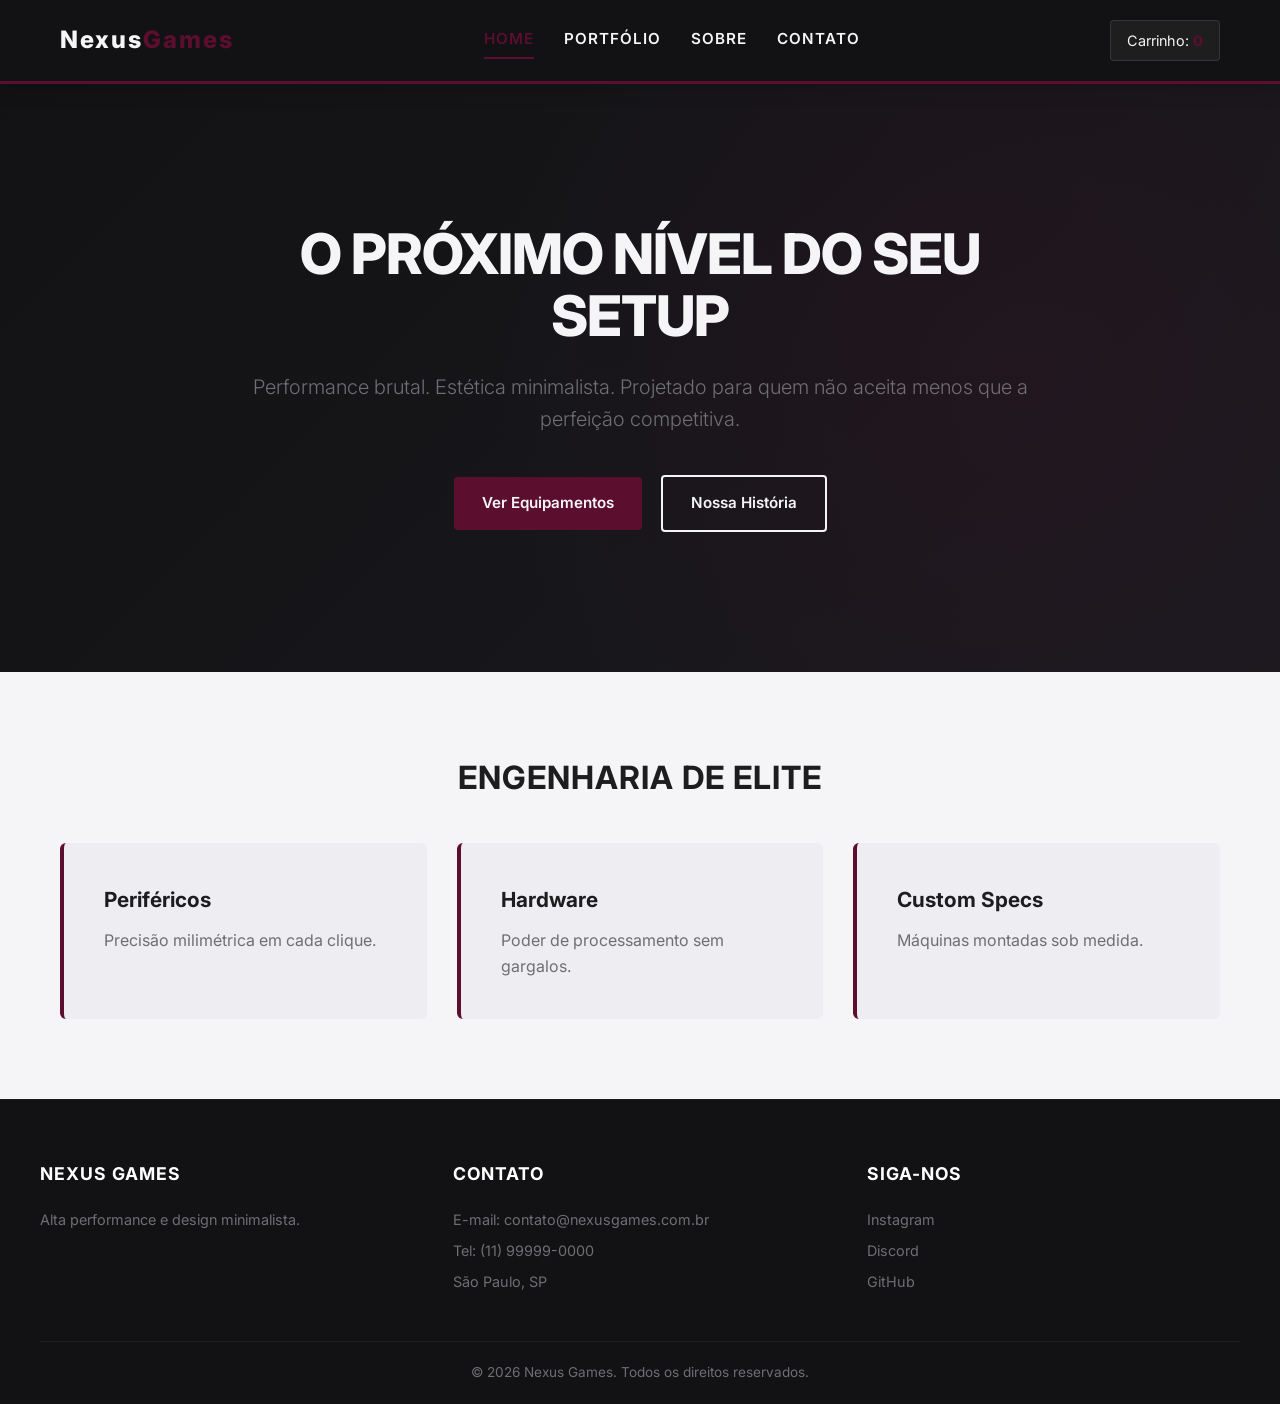
<file: index.html>
<!DOCTYPE html>
<html lang="pt-BR">
<head>
    <meta charset="UTF-8">
    <meta name="viewport" content="width=device-width, initial-scale=1.0">
    <title>Nexus Games | Home</title>
    <link rel="stylesheet" href="src/css/style.css">
    <link rel="preconnect" href="https://fonts.googleapis.com">
    <link rel="preconnect" href="https://fonts.gstatic.com" crossorigin>
    <link href="https://fonts.googleapis.com/css2?family=Inter:wght@300;400;600;800&display=swap" rel="stylesheet">
</head>
<body>

    <header class="main-header">
        <div class="header-container">
            <a href="index.html" class="logo">Nexus<span>Games</span></a>
            <nav class="nav-menu">
                <a href="index.html" class="active">Home</a>
                <a href="src/pages/portifolio.html">Portfólio</a>
                <a href="src/pages/sobre.html">Sobre</a>
                <a href="src/pages/contato.html">Contato</a>
            </nav>
            <div class="cart-status">
                Carrinho: <span id="cart-count">0</span>
            </div>
        </div>
    </header>

    <main>
        <section class="hero-section">
            <div class="hero-content">
                <h1>O PRÓXIMO NÍVEL DO SEU SETUP</h1>
                <p>Performance brutal. Estética minimalista. Projetado para quem não aceita menos que a perfeição competitiva.</p>
                <div class="hero-actions">
                    <a href="src/pages/portifolio.html" class="btn btn-primary">Ver Equipamentos</a>
                    <a href="src/pages/sobre.html" class="btn btn-secondary">Nossa História</a>
                </div>
            </div>
        </section>

        <section class="featured-categories">
            <h2>Engenharia de Elite</h2>
            <div class="categories-grid">
                <div class="category-card">
                    <h3>Periféricos</h3>
                    <p>Precisão milimétrica em cada clique.</p>
                </div>
                <div class="category-card">
                    <h3>Hardware</h3>
                    <p>Poder de processamento sem gargalos.</p>
                </div>
                <div class="category-card">
                    <h3>Custom Specs</h3>
                    <p>Máquinas montadas sob medida.</p>
                </div>
            </div>
        </section>
    </main>

    <footer class="main-footer">
        <div class="footer-container">
            <div class="footer-info">
                <h4>Nexus Games</h4>
                <p>Alta performance e design minimalista.</p>
            </div>
            <div class="footer-contact">
                <h4>Contato</h4>
                <p>E-mail: contato@nexusgames.com.br</p>
                <p>Tel: (11) 99999-0000</p>
                <p>São Paulo, SP</p>
            </div>
            <div class="footer-socials">
                <h4>Siga-nos</h4>
                <div class="social-links">
                    <a href="#">Instagram</a>
                    <a href="#">Discord</a>
                    <a href="#">GitHub</a>
                </div>
            </div>
        </div>
        <div class="footer-bottom">
            <p>&copy; <span id="current-year"></span> Nexus Games. Todos os direitos reservados.</p>
        </div>
    </footer>

    
    <script src="src/js/script.js"></script>
</body>
</html>
</file>
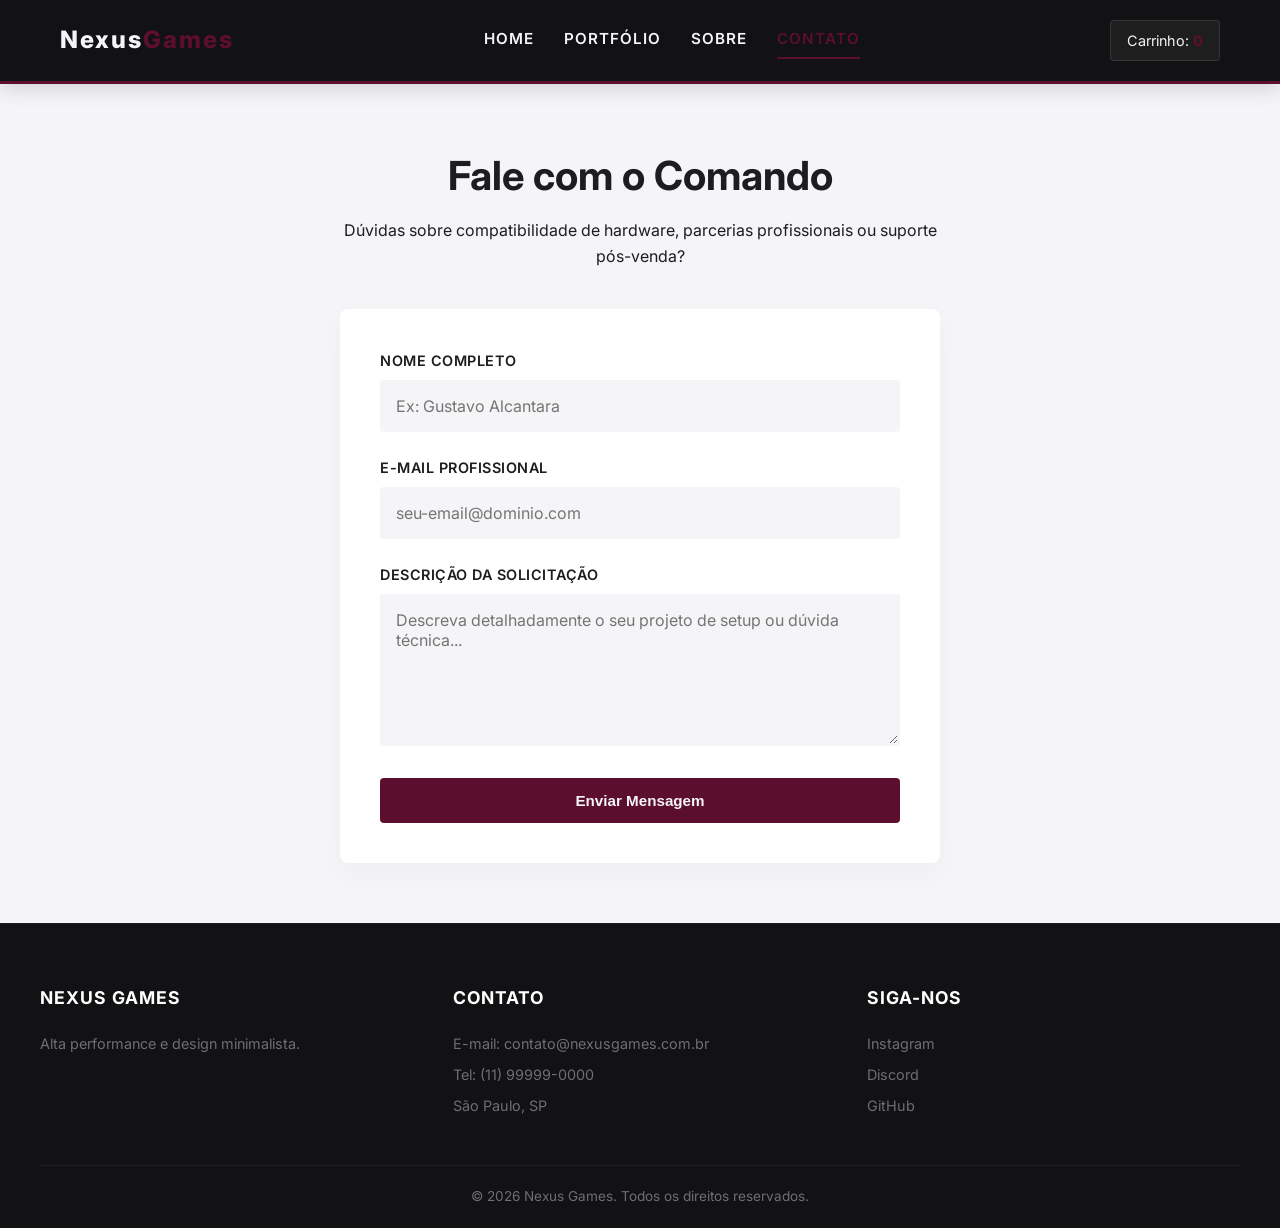
<file: src/pages/contato.html>
<!DOCTYPE html>
<html lang="pt-BR">
<head>
    <meta charset="UTF-8">
    <meta name="viewport" content="width=device-width, initial-scale=1.0">
    <title>Nexus Games | Contato</title>
    <link rel="stylesheet" href="../css/style.css">
    <link rel="preconnect" href="https://fonts.googleapis.com">
    <link rel="preconnect" href="https://fonts.gstatic.com" crossorigin>
    <link href="https://fonts.googleapis.com/css2?family=Inter:wght@300;400;600;800&display=swap" rel="stylesheet">
</head>
<body>

    <header class="main-header">
        <div class="header-container">
            <a href="../../index.html" class="logo">Nexus<span>Games</span></a>
            <nav class="nav-menu">
                <a href="../../index.html">Home</a>
                <a href="portifolio.html">Portfólio</a>
                <a href="sobre.html">Sobre</a>
                <a href="contato.html" class="active">Contato</a>
            </nav>
            <div class="cart-status">
                Carrinho: <span id="cart-count">0</span>
            </div>
        </div>
    </header>

    <main class="container page-padding">
        <section class="contact-wrapper">
            <div class="contact-header">
                <h1>Fale com o Comando</h1>
                <p>Dúvidas sobre compatibilidade de hardware, parcerias profissionais ou suporte pós-venda?</p>
            </div>

            <form id="gamer-contact-form" class="contact-form">
                <div class="form-group">
                    <label for="nome">Nome Completo</label>
                    <input type="text" id="nome" name="nome" placeholder="Ex: Gustavo Alcantara" required>
                </div>

                <div class="form-group">
                    <label for="email">E-mail Profissional</label>
                    <input type="email" id="email" name="email" placeholder="seu-email@dominio.com" required>
                </div>

                <div class="form-group">
                    <label for="descricao">Descrição da Solicitação</label>
                    <textarea id="descricao" name="descricao" rows="6" placeholder="Descreva detalhadamente o seu projeto de setup ou dúvida técnica..." required></textarea>
                </div>

                <button type="submit" class="btn btn-primary btn-block">Enviar Mensagem</button>
                <div id="form-feedback" class="form-feedback hidden"></div>
            </form>
        </section>
    </main>

    <footer class="main-footer">
        <div class="footer-container">
            <div class="footer-info">
                <h4>Nexus Games</h4>
                <p>Alta performance e design minimalista.</p>
            </div>
            <div class="footer-contact">
                <h4>Contato</h4>
                <p>E-mail: contato@nexusgames.com.br</p>
                <p>Tel: (11) 99999-0000</p>
                <p>São Paulo, SP</p>
            </div>
            <div class="footer-socials">
                <h4>Siga-nos</h4>
                <div class="social-links">
                    <a href="#">Instagram</a>
                    <a href="#">Discord</a>
                    <a href="#">GitHub</a>
                </div>
            </div>
        </div>
        <div class="footer-bottom">
            <p>&copy; <span id="current-year"></span> Nexus Games. Todos os direitos reservados.</p>
        </div>
    </footer>

    <script src="../js/script.js"></script>
</body>
</html>
</file>
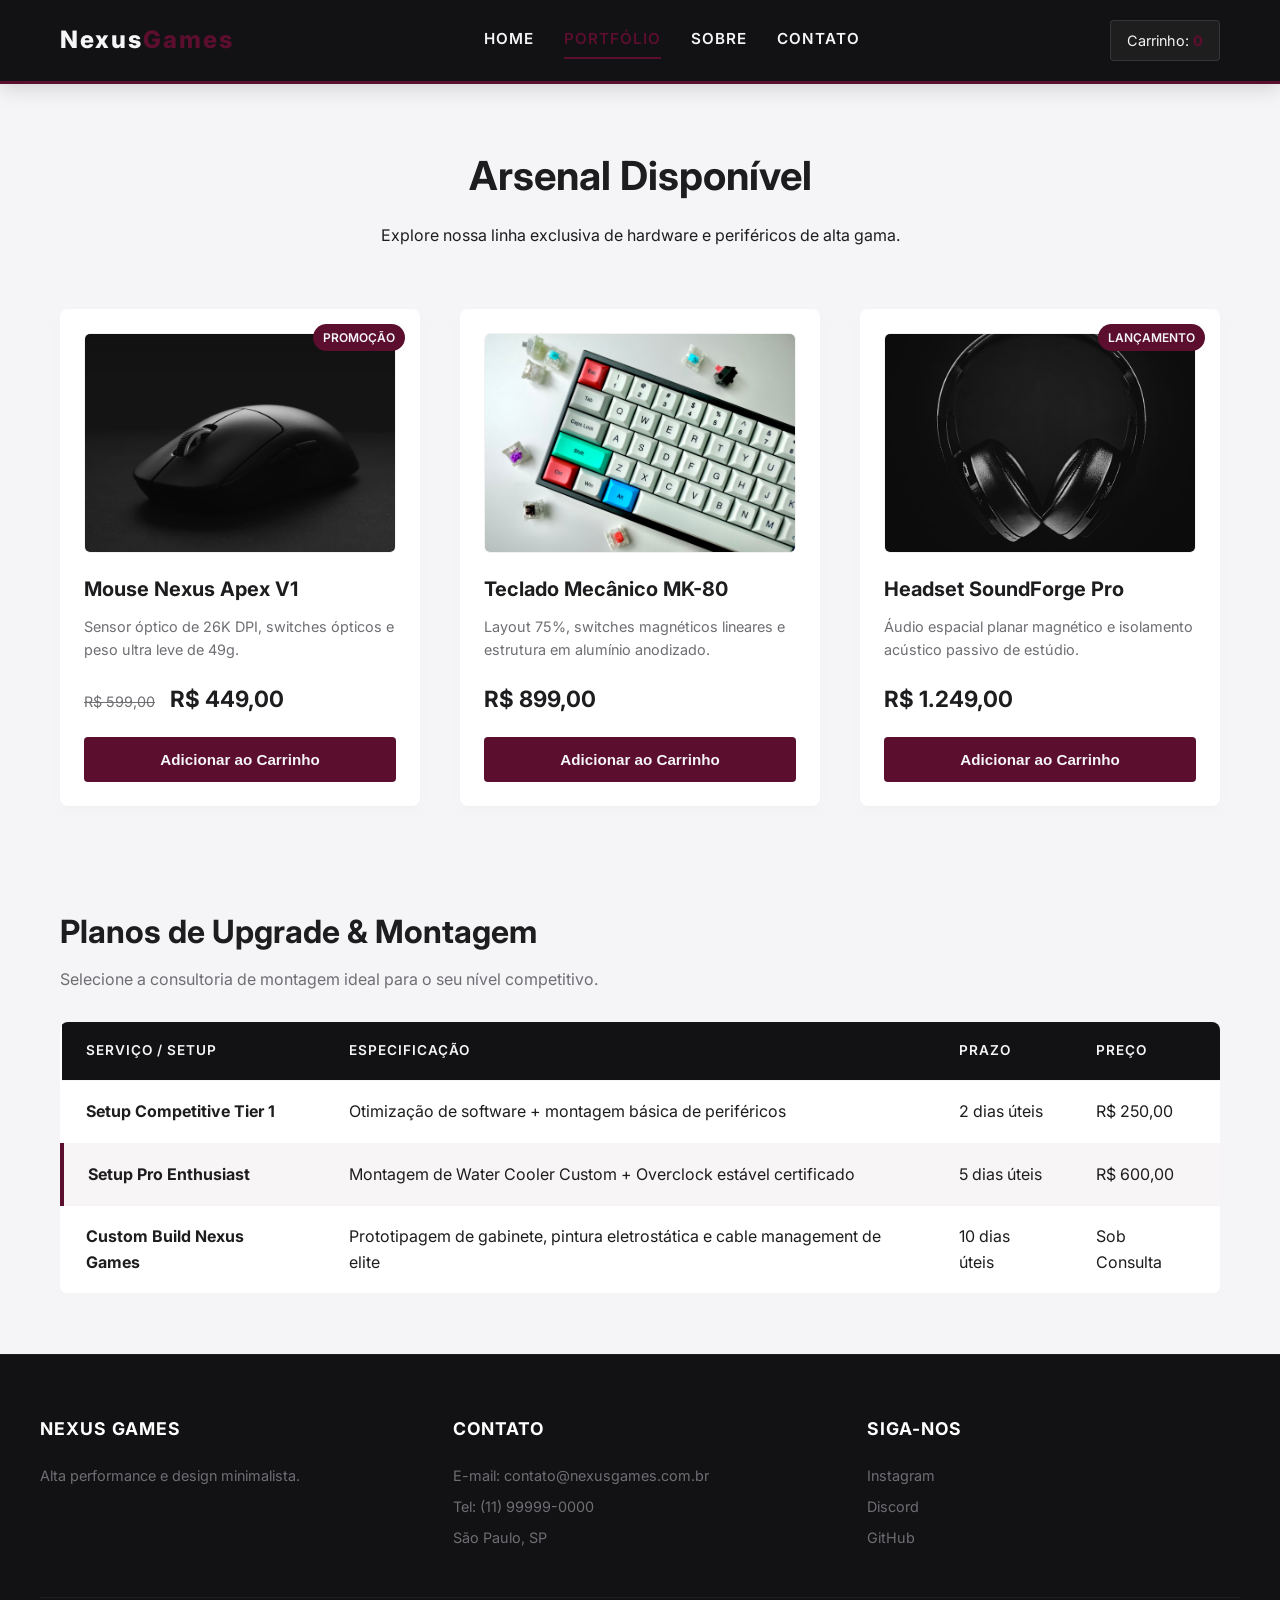
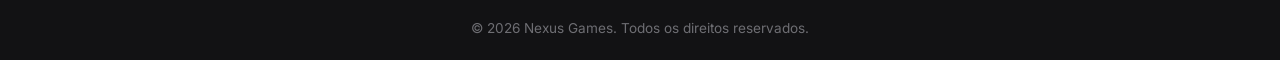
<file: src/pages/portifolio.html>
<!DOCTYPE html>
<html lang="pt-BR">
<head>
    <meta charset="UTF-8">
    <meta name="viewport" content="width=device-width, initial-scale=1.0">
    <title>Nexus Games | Portfólio</title>
    <link rel="stylesheet" href="../css/style.css">
    <link rel="preconnect" href="https://fonts.googleapis.com">
    <link rel="preconnect" href="https://fonts.gstatic.com" crossorigin>
    <link href="https://fonts.googleapis.com/css2?family=Inter:wght@300;400;600;800&display=swap" rel="stylesheet">
</head>
<body>
    <header class="main-header">
        <div class="header-container">
            <a href="../../index.html" class="logo">Nexus<span>Games</span></a>
            <nav class="nav-menu">
                <a href="../../index.html">Home</a>
                <a href="portifolio.html" class="active">Portfólio</a>
                <a href="sobre.html">Sobre</a>
                <a href="contato.html">Contato</a>
            </nav>
            <div class="cart-status">
                Carrinho: <span id="cart-count">0</span>
            </div>
        </div>
    </header>

    <main class="container page-padding">
        <section class="portfolio-intro">
            <h1>Arsenal Disponível</h1>
            <p>Explore nossa linha exclusiva de hardware e periféricos de alta gama.</p>
        </section>

        <section class="products-grid">
    
    <div class="product-card">
        <div class="product-badge">Promoção</div>
        <img src="../assets/mousegamer.avif" alt="Mouse Gamer" class="product-image">
        <h3>Mouse Nexus Apex V1</h3>
        <p class="product-desc">Sensor óptico de 26K DPI, switches ópticos e peso ultra leve de 49g.</p>
        <p class="price"><span class="old-price">R$ 599,00</span> R$ 449,00</p>
        <button class="btn btn-primary add-to-cart-btn">Adicionar ao Carrinho</button>
    </div>

    <div class="product-card">
        <img src="../assets/teclado.avif" alt="Teclado Mecânico" class="product-image">
        <h3>Teclado Mecânico MK-80</h3>
        <p class="product-desc">Layout 75%, switches magnéticos lineares e estrutura em alumínio anodizado.</p>
        <p class="price">R$ 899,00</p>
        <button class="btn btn-primary add-to-cart-btn">Adicionar ao Carrinho</button>
    </div>

    <div class="product-card">
        <div class="product-badge">Lançamento</div>
        <img src="../assets/headset.avif" alt="Headset" class="product-image">
        <h3>Headset SoundForge Pro</h3>
        <p class="product-desc">Áudio espacial planar magnético e isolamento acústico passivo de estúdio.</p>
        <p class="price">R$ 1.249,00</p>
        <button class="btn btn-primary add-to-cart-btn">Adicionar ao Carrinho</button>
    </div>
    
</section>

        <section class="pricing-table-section">
            <h2>Planos de Upgrade & Montagem</h2>
            <p>Selecione a consultoria de montagem ideal para o seu nível competitivo.</p>
            
            <div class="table-responsive">
                <table class="pricing-table">
                    <thead>
                        <tr>
                            <th>Serviço / Setup</th>
                            <th>Especificação</th>
                            <th>Prazo</th>
                            <th>Preço</th>
                        </tr>
                    </thead>
                    <tbody>
                        <tr>
                            <td><strong>Setup Competitive Tier 1</strong></td>
                            <td>Otimização de software + montagem básica de periféricos</td>
                            <td>2 dias úteis</td>
                            <td>R$ 250,00</td>
                        </tr>
                        <tr class="highlight-row">
                            <td><strong>Setup Pro Enthusiast</strong></td>
                            <td>Montagem de Water Cooler Custom + Overclock estável certificado</td>
                            <td>5 dias úteis</td>
                            <td>R$ 600,00</td>
                        </tr>
                        <tr>
                            <td><strong>Custom Build Nexus Games</strong></td>
                            <td>Prototipagem de gabinete, pintura eletrostática e cable management de elite</td>
                            <td>10 dias úteis</td>
                            <td>Sob Consulta</td>
                        </tr>
                    </tbody>
                </table>
            </div>
        </section>
    </main>
    <footer class="main-footer">
        <div class="footer-container">
            <div class="footer-info">
                <h4>Nexus Games</h4>
                <p>Alta performance e design minimalista.</p>
            </div>
            <div class="footer-contact">
                <h4>Contato</h4>
                <p>E-mail: contato@nexusgames.com.br</p>
                <p>Tel: (11) 99999-0000</p>
                <p>São Paulo, SP</p>
            </div>
            <div class="footer-socials">
                <h4>Siga-nos</h4>
                <div class="social-links">
                    <a href="#">Instagram</a>
                    <a href="#">Discord</a>
                    <a href="#">GitHub</a>
                </div>
            </div>
        </div>
        <div class="footer-bottom">
            <p>&copy; <span id="current-year"></span> Nexus Games. Todos os direitos reservados.</p>
        </div>
    </footer>

    

    <script src="../js/script.js"></script>
</body>
</html>
</file>
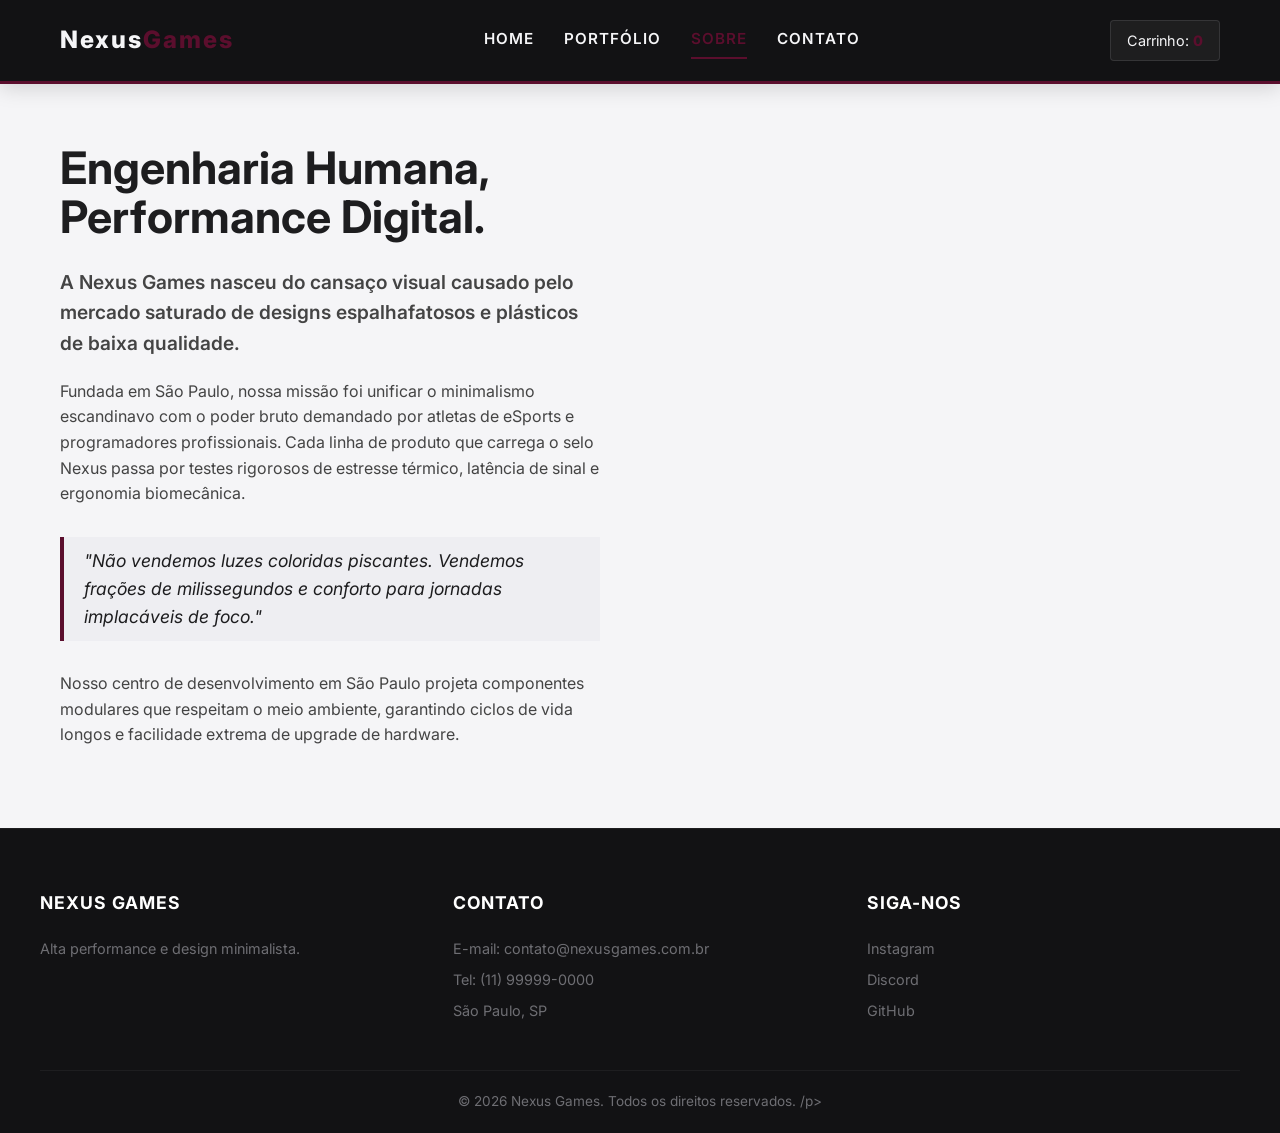
<file: src/pages/sobre.html>
<!DOCTYPE html>
<html lang="pt-BR">
<head>
    <meta charset="UTF-8">
    <meta name="viewport" content="width=device-width, initial-scale=1.0">
    <title>Nexus Games | Sobre Nós</title>
    <link rel="stylesheet" href="../css/style.css">
    <link rel="preconnect" href="https://fonts.googleapis.com">
    <link rel="preconnect" href="https://fonts.gstatic.com" crossorigin>
    <link href="https://fonts.googleapis.com/css2?family=Inter:wght@300;400;600;800&display=swap" rel="stylesheet">
</head>
<body>

    <header class="main-header">
        <div class="header-container">
            <a href="../../index.html" class="logo">Nexus<span>Games</span></a>
            <nav class="nav-menu">
                <a href="../../index.html">Home</a>
                <a href="portifolio.html">Portfólio</a>
                <a href="sobre.html" class="active">Sobre</a>
                <a href="contato.html">Contato</a>
            </nav>
            <div class="cart-status">
                Carrinho: <span id="cart-count">0</span>
            </div>
        </div>
    </header>

    <main class="container page-padding">
        <section class="about-section">
            <div class="about-text">
                <h1>Engenharia Humana, Performance Digital.</h1>
                <p class="lead">A Nexus Games nasceu do cansaço visual causado pelo mercado saturado de designs espalhafatosos e plásticos de baixa qualidade.</p>
                <p>Fundada em São Paulo, nossa missão foi unificar o minimalismo escandinavo com o poder bruto demandado por atletas de eSports e programadores profissionais. Cada linha de produto que carrega o selo Nexus passa por testes rigorosos de estresse térmico, latência de sinal e ergonomia biomecânica.</p>
                <blockquote>
                    "Não vendemos luzes coloridas piscantes. Vendemos frações de milissegundos e conforto para jornadas implacáveis de foco."
                </blockquote>
                <p>Nosso centro de desenvolvimento em São Paulo projeta componentes modulares que respeitam o meio ambiente, garantindo ciclos de vida longos e facilidade extrema de upgrade de hardware.</p>
            </div>
        </section>
    </main>

    <footer class="main-footer">
        <div class="footer-container">
            <div class="footer-info">
                <h4>Nexus Games</h4>
                <p>Alta performance e design minimalista.</p>
            </div>
            <div class="footer-contact">
                <h4>Contato</h4>
                <p>E-mail: contato@nexusgames.com.br</p>
                <p>Tel: (11) 99999-0000</p>
                <p>São Paulo, SP</p>
            </div>
            <div class="footer-socials">
                <h4>Siga-nos</h4>
                <div class="social-links">
                    <a href="#">Instagram</a>
                    <a href="#">Discord</a>
                    <a href="#">GitHub</a>
                </div>
            </div>
        </div>
        <div class="footer-bottom">
            <p>&copy; <span id="current-year"></span> Nexus Games. Todos os direitos reservados. /p>
        </div>
    </footer>

    <script src="../js/script.js"></script>
</body>
</html>
</file>
<file: src/css/style.css>
/* ==========================================================================
   VARIÁVEIS
   ========================================================================== */
:root {
    --primary-wine: #5B0E2D;      
    --primary-hover: #420A20;
    --bg-light: #F5F5F7;          
    --bg-white: #FFFFFF;
    --bg-dark: #121214;           
    --bg-card: #EEEEF2;
    --text-dark: #1D1D1F;
    --text-light: #F5F5F7;
    --text-muted: #6E6E73;
    --font-main: 'Inter', sans-serif;
    --transition-smooth: all 0.3s cubic-bezier(0.25, 0.8, 0.25, 1);
}

/* ==========================================================================
   RESET
   ========================================================================== */
* {
    margin: 0;
    padding: 0;
    box-sizing: border-box;
}

body {
    font-family: var(--font-main);
    background-color: var(--bg-light);
    color: var(--text-dark);
    line-height: 1.6;
    display: flex;
    flex-direction: column;
    min-height: 100vh;
}

main {
    flex: 1;
}

.container {
    width: 100%;
    max-width: 1200px;
    margin: 0 auto;
    padding: 0 20px;
}

.page-padding {
    padding-top: 60px;
    padding-bottom: 60px;
}

a {
    text-decoration: none;
    color: inherit;
}

/* ==========================================================================
  HEADER E NAV
   ========================================================================== */
.main-header {
    background-color: var(--bg-dark);
    color: var(--text-light);
    position: sticky;
    top: 0;
    z-index: 1000;
    border-bottom: 3px solid var(--primary-wine);
    box-shadow: 0 4px 20px rgba(0, 0, 0, 0.15);
}

.header-container {
    display: flex;
    justify-content: space-between;
    align-items: center;
    max-width: 1200px;
    margin: 0 auto;
    padding: 20px;
}

.logo {
    font-weight: 800;
    font-size: 1.5rem;
    letter-spacing: 2px;
}

.logo span {
    color: var(--primary-wine);
}

.nav-menu {
    display: flex;
    gap: 30px;
}

.nav-menu a {
    font-weight: 600;
    font-size: 0.95rem;
    letter-spacing: 1px;
    text-transform: uppercase;
    transition: var(--transition-smooth);
    padding: 5px 0;
    border-bottom: 2px solid transparent;
}

.nav-menu a:hover, .nav-menu a.active {
    color: var(--primary-wine);
    border-bottom: 2px solid var(--primary-wine);
}

.cart-status {
    background-color: rgba(255, 255, 255, 0.05);
    padding: 8px 16px;
    border-radius: 4px;
    font-size: 0.9rem;
    border: 1px solid rgba(255, 255, 255, 0.1);
}

#cart-count {
    color: var(--primary-wine);
    font-weight: 800;
}

/* ==========================================================================
   HERO
   ========================================================================== */
.hero-section {
    background: linear-gradient(135deg, var(--bg-dark) 0%, #1A1A1F 100%);
    color: var(--text-light);
    padding: 140px 20px;
    text-align: center;
    position: relative;
    overflow: hidden;
}

.hero-section::before {
    content: '';
    position: absolute;
    top: 0; right: 0; bottom: 0; left: 0;
    background: radial-gradient(circle at 80%, rgba(91, 14, 45, 0.15) 0%, transparent 50%);
    pointer-events: none;
}

.hero-content {
    max-width: 800px;
    margin: 0 auto;
    position: relative;
    z-index: 2;
}

.hero-content h1 {
    font-size: 3.5rem;
    font-weight: 800;
    letter-spacing: -1px;
    line-height: 1.1;
    margin-bottom: 24px;
}

.hero-content p {
    font-size: 1.25rem;
    color: var(--text-muted);
    margin-bottom: 40px;
    font-weight: 300;
}

/* BOTOES */
.btn {
    display: inline-block;
    padding: 14px 28px;
    font-weight: 600;
    border-radius: 4px;
    cursor: pointer;
    transition: var(--transition-smooth);
    border: none;
    font-size: 0.95rem;
    text-align: center;
}

.btn-primary {
    background-color: var(--primary-wine);
    color: var(--text-light);
}

.btn-primary:hover {
    background-color: var(--primary-hover);
    transform: translateY(-2px);
}

.btn-secondary {
    background-color: transparent;
    color: var(--text-light);
    border: 2px solid var(--text-light);
    margin-left: 15px;
}

.btn-secondary:hover {
    background-color: var(--text-light);
    color: var(--bg-dark);
}

.btn-block {
    display: block;
    width: 100%;
}

/* ==========================================================================
   HOME
   ========================================================================== */
.featured-categories {
    max-width: 1200px;
    margin: 80px auto;
    padding: 0 20px;
}

.featured-categories h2 {
    font-size: 2rem;
    margin-bottom: 40px;
    text-align: center;
    text-transform: uppercase;
    letter-spacing: 1px;
}

.categories-grid {
    display: grid;
    grid-template-columns: repeat(auto-fit, minmax(300px, 1fr));
    gap: 30px;
}

.category-card {
    background-color: var(--bg-card);
    padding: 40px;
    border-radius: 6px;
    border-left: 4px solid var(--primary-wine);
    transition: var(--transition-smooth);
}

.category-card:hover {
    transform: translateY(-5px);
    box-shadow: 0 10px 30px rgba(0, 0, 0, 0.05);
}

.category-card h3 {
    margin-bottom: 12px;
    font-size: 1.3rem;
}

.category-card p {
    color: var(--text-muted);
}

/* ==========================================================================
   PORTIFOLIO
   ========================================================================== */
.portfolio-intro {
    text-align: center;
    margin-bottom: 60px;
}

.portfolio-intro h1 {
    font-size: 2.5rem;
    margin-bottom: 15px;
}

.products-grid {
    display: grid;
    grid-template-columns: repeat(auto-fit, minmax(320px, 1fr));
    gap: 40px;
    margin-bottom: 80px;
}

.product-card {
    background-color: var(--bg-white);
    border-radius: 8px;
    padding: 24px;
    position: relative;
    box-shadow: 0 4px 15px rgba(0,0,0,0.02);
    display: flex;
    flex-direction: column;
}

.product-badge {
    position: absolute;
    top: 15px;
    right: 15px;
    background-color: var(--primary-wine);
    color: var(--text-light);
    font-size: 0.75rem;
    font-weight: 600;
    padding: 4px 10px;
    border-radius: 20px;
    text-transform: uppercase;
}


.product-image {
    width: 100%;            
    height: 220px;          
    object-fit: cover;      
    object-position: center; 
    border-radius: 6px;     
    margin-bottom: 20px;    
    border: 1px solid rgba(0,0,0,0.05); 
    display: block;          
}

.product-card h3 {
    font-size: 1.25rem;
    margin-bottom: 10px;
}

.product-desc {
    color: var(--text-muted);
    font-size: 0.9rem;
    margin-bottom: 20px;
    flex-grow: 1;
}

.price {
    font-size: 1.4rem;
    font-weight: 700;
    margin-bottom: 20px;
}

.old-price {
    font-size: 0.9rem;
    color: var(--text-muted);
    text-decoration: line-through;
    margin-right: 10px;
    font-weight: 400;
}

/* PRECOS*/
.pricing-table-section {
    margin-top: 100px;
}

.pricing-table-section h2 {
    font-size: 2rem;
    margin-bottom: 10px;
}

.pricing-table-section p {
    color: var(--text-muted);
    margin-bottom: 30px;
}

.table-responsive {
    overflow-x: auto;
    width: 100%;
}

.pricing-table {
    width: 100%;
    border-collapse: collapse;
    background-color: var(--bg-white);
    border-radius: 8px;
    overflow: hidden;
    box-shadow: 0 4px 15px rgba(0,0,0,0.02);
}

.pricing-table th, .pricing-table td {
    padding: 18px 24px;
    text-align: left;
}

.pricing-table th {
    background-color: var(--bg-dark);
    color: var(--text-light);
    font-weight: 600;
    text-transform: uppercase;
    font-size: 0.85rem;
    letter-spacing: 1px;
}

.pricing-table tr {
    border-bottom: 1px solid var(--bg-light);
    transition: var(--transition-smooth);
}

.pricing-table tr:hover {
    background-color: rgba(91, 14, 45, 0.02);
}

.highlight-row {
    background-color: rgba(91, 14, 45, 0.04);
    border-left: 4px solid var(--primary-wine);
}

/* ==========================================================================
   SOBRE
   ========================================================================== */
.about-section {
    display: grid;
    grid-template-columns: 1fr 1fr;
    gap: 80px;
    align-items: center;
}

.about-text h1 {
    font-size: 2.8rem;
    line-height: 1.1;
    margin-bottom: 24px;
}

.lead {
    font-size: 1.2rem;
    font-weight: 600;
    color: var(--primary-wine);
    margin-bottom: 20px;
}

.about-text p {
    margin-bottom: 20px;
    color: #444;
}

blockquote {
    border-left: 4px solid var(--primary-wine);
    padding: 10px 20px;
    margin: 30px 0;
    font-style: italic;
    font-size: 1.1rem;
    background-color: var(--bg-card);
}

.about-visual {
    display: flex;
    justify-content: center;
}

.brand-box {
    background-color: var(--bg-dark);
    color: var(--text-light);
    width: 300px;
    height: 300px;
    display: flex;
    flex-direction: column;
    justify-content: center;
    align-items: center;
    border-radius: 12px;
    border: 4px solid var(--primary-wine);
    box-shadow: 0 20px 40px rgba(0,0,0,0.1);
}

.brand-box span {
    font-size: 1.8rem;
    font-weight: 800;
    letter-spacing: 3px;
}

.brand-box p {
    color: var(--text-muted);
    margin-top: 10px;
}

/* ==========================================================================
   CONTATO
   ========================================================================== */
.contact-wrapper {
    max-width: 600px;
    margin: 0 auto;
}

.contact-header {
    text-align: center;
    margin-bottom: 40px;
}

.contact-header h1 {
    font-size: 2.5rem;
    margin-bottom: 10px;
}

.contact-form {
    background-color: var(--bg-white);
    padding: 40px;
    border-radius: 8px;
    box-shadow: 0 10px 30px rgba(0,0,0,0.03);
}

.form-group {
    margin-bottom: 24px;
}

.form-group label {
    display: block;
    font-weight: 600;
    margin-bottom: 8px;
    font-size: 0.9rem;
    text-transform: uppercase;
    letter-spacing: 0.5px;
}

.form-group input, .form-group textarea {
    width: 100%;
    padding: 14px;
    border: 2px solid var(--bg-light);
    background-color: var(--bg-light);
    border-radius: 4px;
    font-family: var(--font-main);
    font-size: 1rem;
    transition: var(--transition-smooth);
}

.form-group input:focus, .form-group textarea:focus {
    outline: none;
    background-color: var(--bg-white);
    border-color: var(--primary-wine);
}

.form-feedback {
    margin-top: 20px;
    padding: 12px;
    border-radius: 4px;
    font-weight: 600;
    text-align: center;
    font-size: 0.95rem;
}

.form-feedback.success {
    background-color: #E8F5E9;
    color: #2E7D32;
    border: 1px solid #C8E6C9;
}

.hidden {
    display: none;
}


.main-footer {
    background-color: var(--bg-dark);
    color: var(--text-light);
    padding: 60px 20px 20px 20px;
    margin-top: auto;
    border-top: 1px solid rgba(255, 255, 255, 0.05);
}

.footer-container {
    max-width: 1200px;
    margin: 0 auto;
    display: grid;
    grid-template-columns: repeat(auto-fit, minmax(250px, 1fr));
    gap: 40px;
    margin-bottom: 40px;
}

.footer-container h4 {
    color: var(--bg-white);
    font-size: 1.1rem;
    margin-bottom: 20px;
    text-transform: uppercase;
    letter-spacing: 1px;
}

.footer-container p {
    color: var(--text-muted);
    font-size: 0.9rem;
    margin-bottom: 8px;
}

.social-links a {
    display: block;
    color: var(--text-muted);
    font-size: 0.9rem;
    margin-bottom: 8px;
    transition: var(--transition-smooth);
}

.social-links a:hover {
    color: var(--primary-wine);
    padding-left: 5px;
}

.footer-bottom {
    max-width: 1200px;
    margin: 0 auto;
    padding-top: 20px;
    border-top: 1px solid rgba(255, 255, 255, 0.05);
    text-align: center;
    color: var(--text-muted);
    font-size: 0.85rem;
}


@media (max-width: 900px) {
    .about-section {
        grid-template-columns: 1fr;
        gap: 40px;
    }
    .brand-box {
        width: 100%;
        height: 200px;
    }
}

@media (max-width: 768px) {
    .header-container {
        flex-direction: column;
        gap: 15px;
    }
    .nav-menu {
        gap: 15px;
        flex-wrap: wrap;
        justify-content: center;
    }
    .hero-content h1 {
        font-size: 2.2rem;
    }
    .btn-secondary {
        margin-left: 0;
        margin-top: 15px;
        display: block;
    }
    .contact-form {
        padding: 20px;
    }
}
</file>
